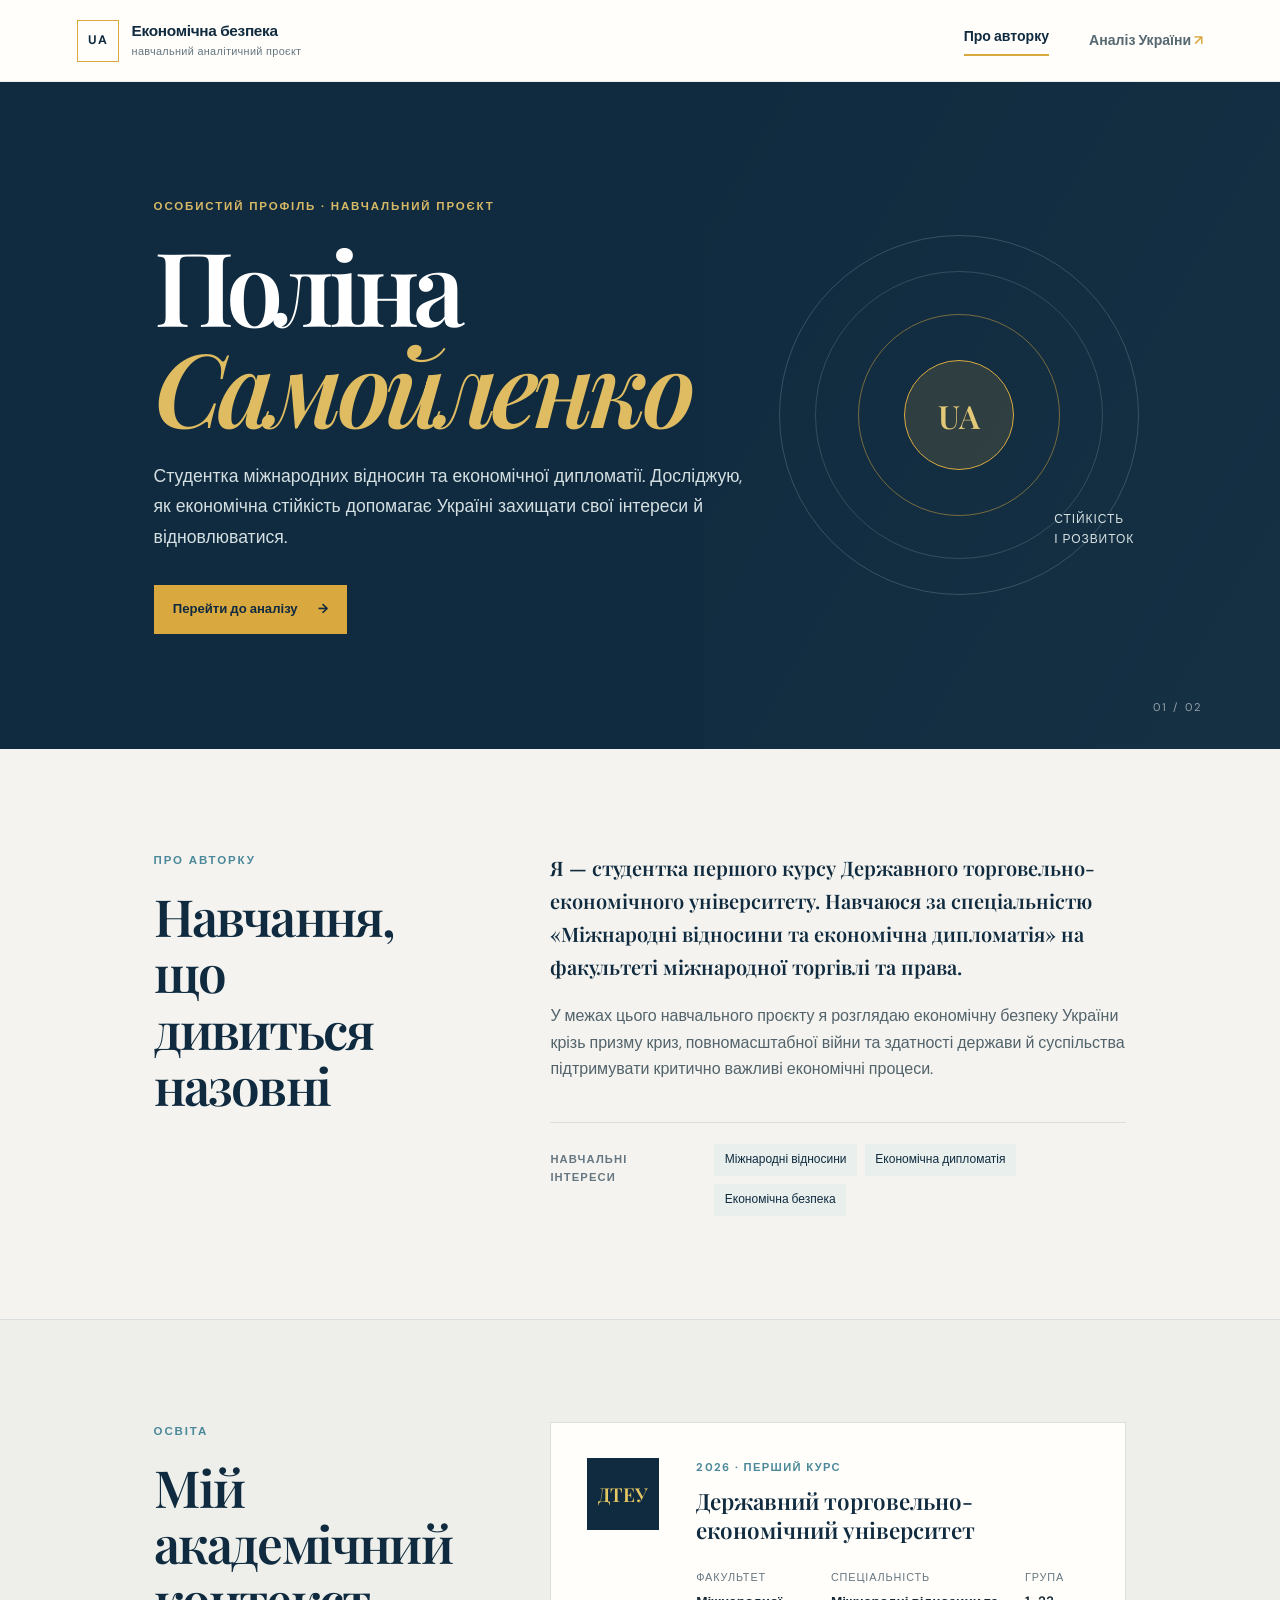
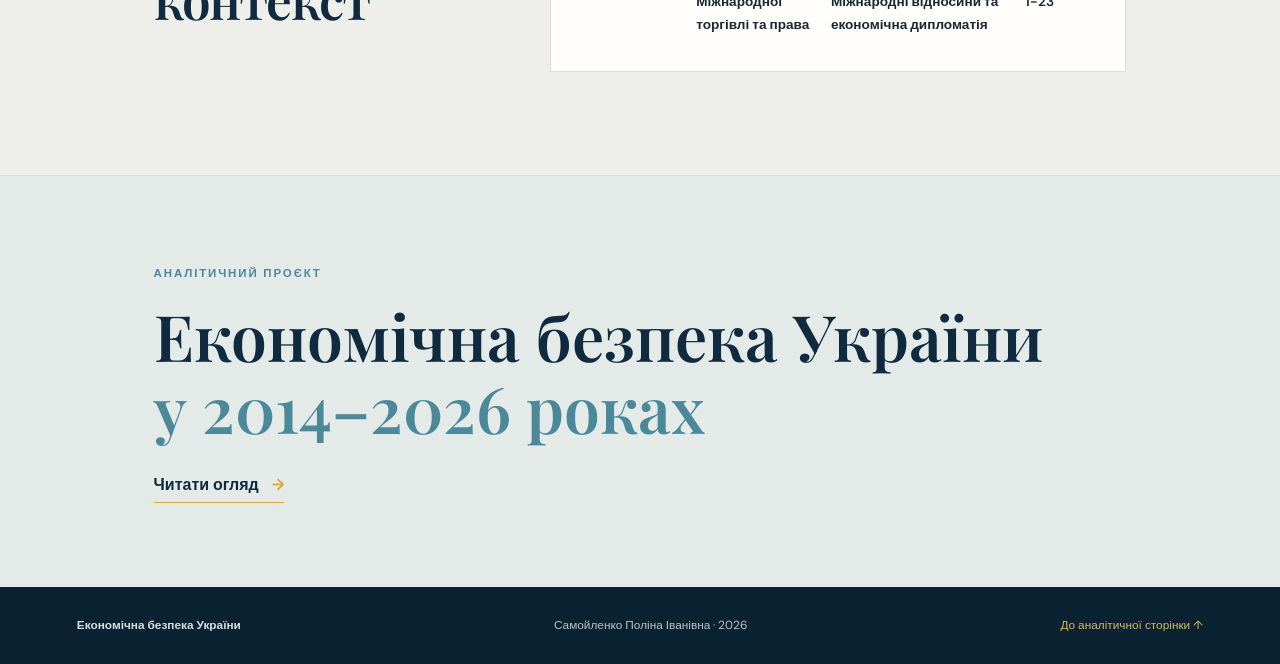
<file: index.html>
<!doctype html>
<html lang="uk">
<head>
  <meta charset="utf-8">
  <meta name="viewport" content="width=device-width, initial-scale=1">
  <meta name="description" content="Профіль Поліни Самойленко та навчальний огляд економічної безпеки України у 2014–2026 роках.">
  <meta name="theme-color" content="#102b3f">
  <title>Про авторку — Економічна безпека України</title>
  <link rel="stylesheet" href="styles.css">
  <script src="script.js" defer></script>
</head>
<body>
  <a class="skip-link" href="#main">Перейти до основного вмісту</a>
  <header class="site-header">
    <a class="brand" href="index.html" aria-label="Економічна безпека України — головна"><span class="brand-mark">UA</span><span>Економічна безпека<br><small>навчальний аналітичний проєкт</small></span></a>
    <button class="nav-toggle" aria-expanded="false" aria-controls="site-nav" aria-label="Відкрити меню">☰</button>
    <nav id="site-nav" class="site-nav" aria-label="Головна навігація">
      <a class="active" href="index.html" aria-current="page">Про авторку</a>
      <a href="analysis.html">Аналіз України <span aria-hidden="true">↗</span></a>
    </nav>
  </header>
  <main id="main">
    <section class="hero hero-author">
      <div class="hero-content">
        <p class="eyebrow">Особистий профіль · навчальний проєкт</p>
        <h1>Поліна<br><em>Самойленко</em></h1>
        <p class="hero-lead">Студентка міжнародних відносин та економічної дипломатії. Досліджую, як економічна стійкість допомагає Україні захищати свої інтереси й відновлюватися.</p>
        <a class="button button-light" href="analysis.html">Перейти до аналізу <span aria-hidden="true">→</span></a>
      </div>
      <div class="hero-ornament" aria-hidden="true"><div class="orbit orbit-one"></div><div class="orbit orbit-two"></div><div class="orbit-core">UA</div><span class="orbit-caption">стійкість<br>і розвиток</span></div>
      <div class="hero-index" aria-hidden="true">01 / 02</div>
    </section>
    <section class="section profile-layout">
      <div class="section-heading"><p class="eyebrow">Про авторку</p><h2>Навчання, що<br>дивиться назовні</h2></div>
      <div class="profile-copy">
        <p class="intro">Я — студентка першого курсу Державного торговельно-економічного університету. Навчаюся за спеціальністю «Міжнародні відносини та економічна дипломатія» на факультеті міжнародної торгівлі та права.</p>
        <p>У межах цього навчального проєкту я розглядаю економічну безпеку України крізь призму криз, повномасштабної війни та здатності держави й суспільства підтримувати критично важливі економічні процеси.</p>
        <div class="interest-row"><span class="interest-label">Навчальні інтереси</span><div class="tags"><span>Міжнародні відносини</span><span>Економічна дипломатія</span><span>Економічна безпека</span></div></div>
      </div>
    </section>
    <section class="section education-section">
      <div class="section-heading"><p class="eyebrow">Освіта</p><h2>Мій академічний<br>контекст</h2></div>
      <div class="education-card">
        <div class="education-icon" aria-hidden="true">ДТЕУ</div>
        <div><p class="card-kicker">2026 · перший курс</p><h3>Державний торговельно-економічний університет</h3><dl class="detail-grid"><div><dt>Факультет</dt><dd>Міжнародної торгівлі та права</dd></div><div><dt>Спеціальність</dt><dd>Міжнародні відносини та економічна дипломатія</dd></div><div><dt>Група</dt><dd>1-23</dd></div></dl></div>
      </div>
    </section>
    <section class="closing-band"><p class="eyebrow">Аналітичний проєкт</p><h2>Економічна безпека України<br><span>у 2014–2026 роках</span></h2><a href="analysis.html" class="text-link">Читати огляд <span aria-hidden="true">→</span></a></section>
  </main>
  <footer class="site-footer"><a class="footer-brand" href="index.html">Економічна безпека України</a><p>Самойленко Поліна Іванівна · 2026</p><a href="analysis.html">До аналітичної сторінки ↑</a></footer>
</body>
</html>
</file>
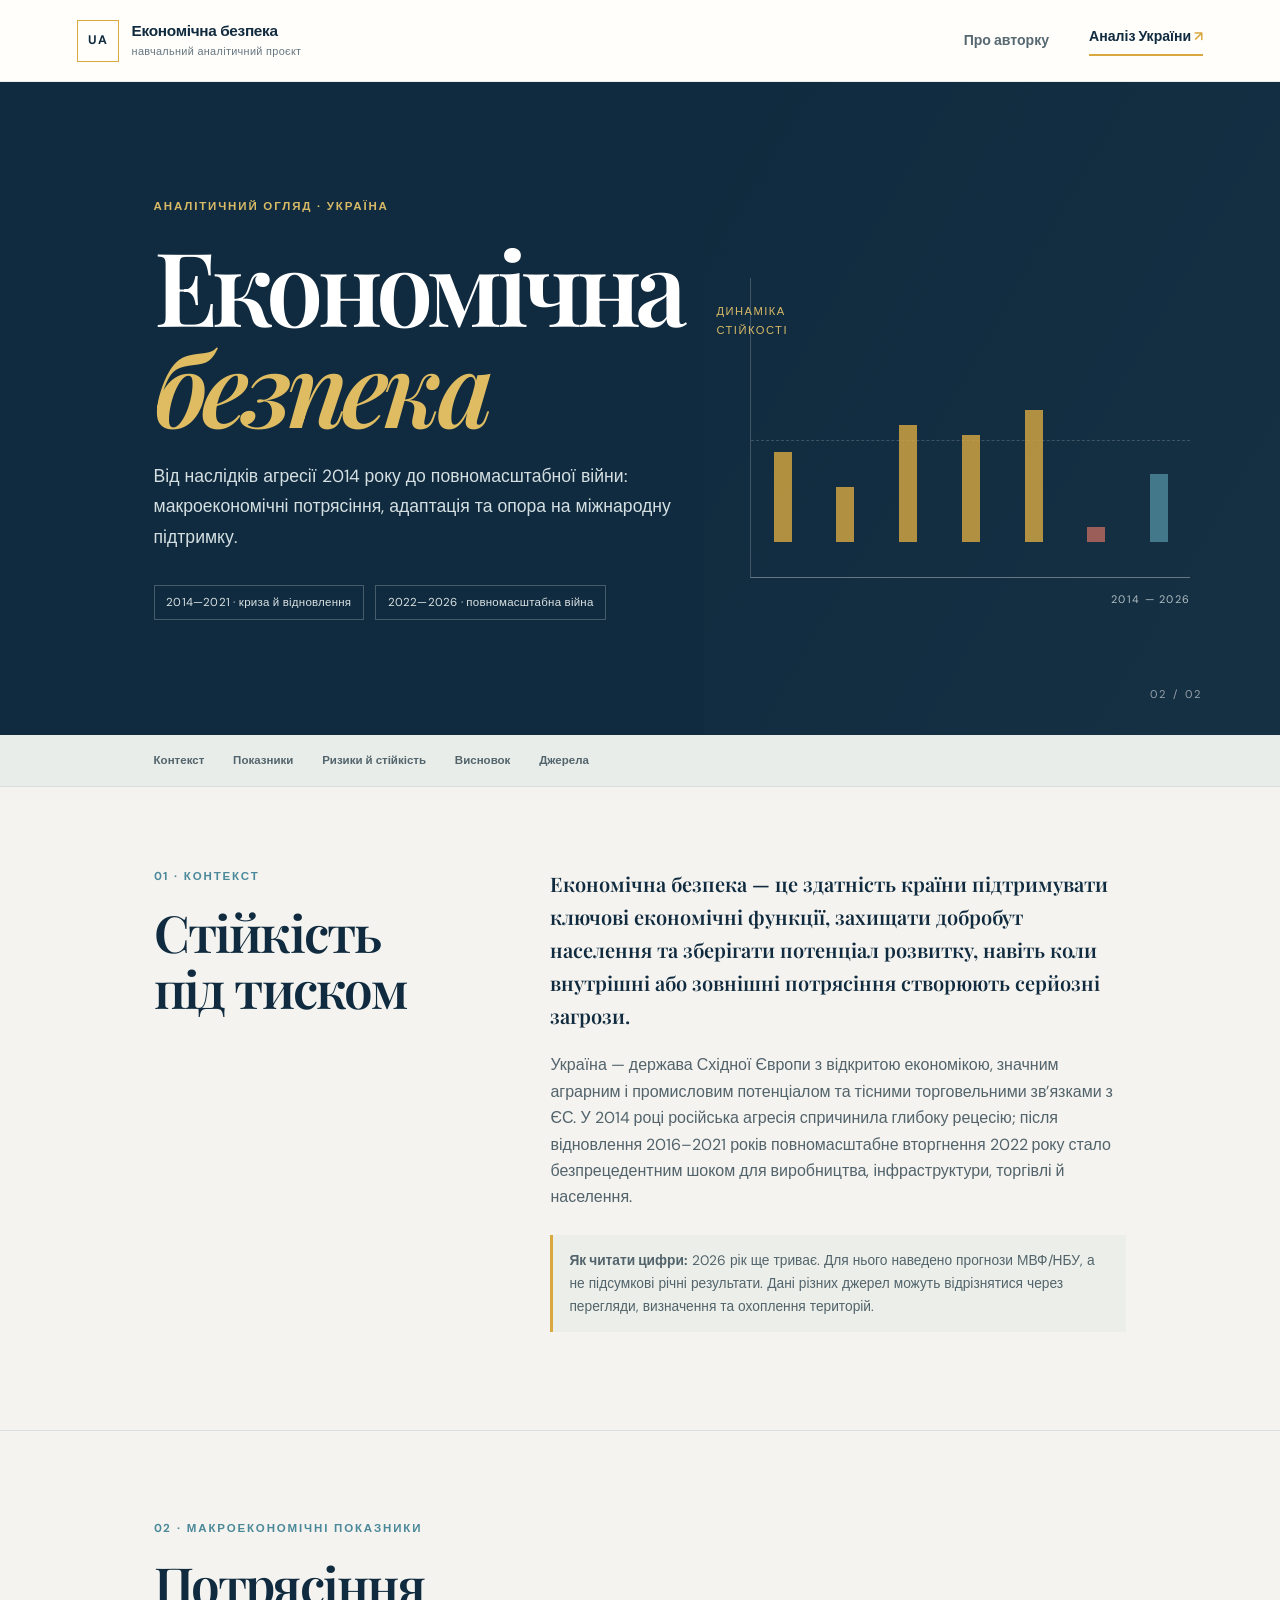
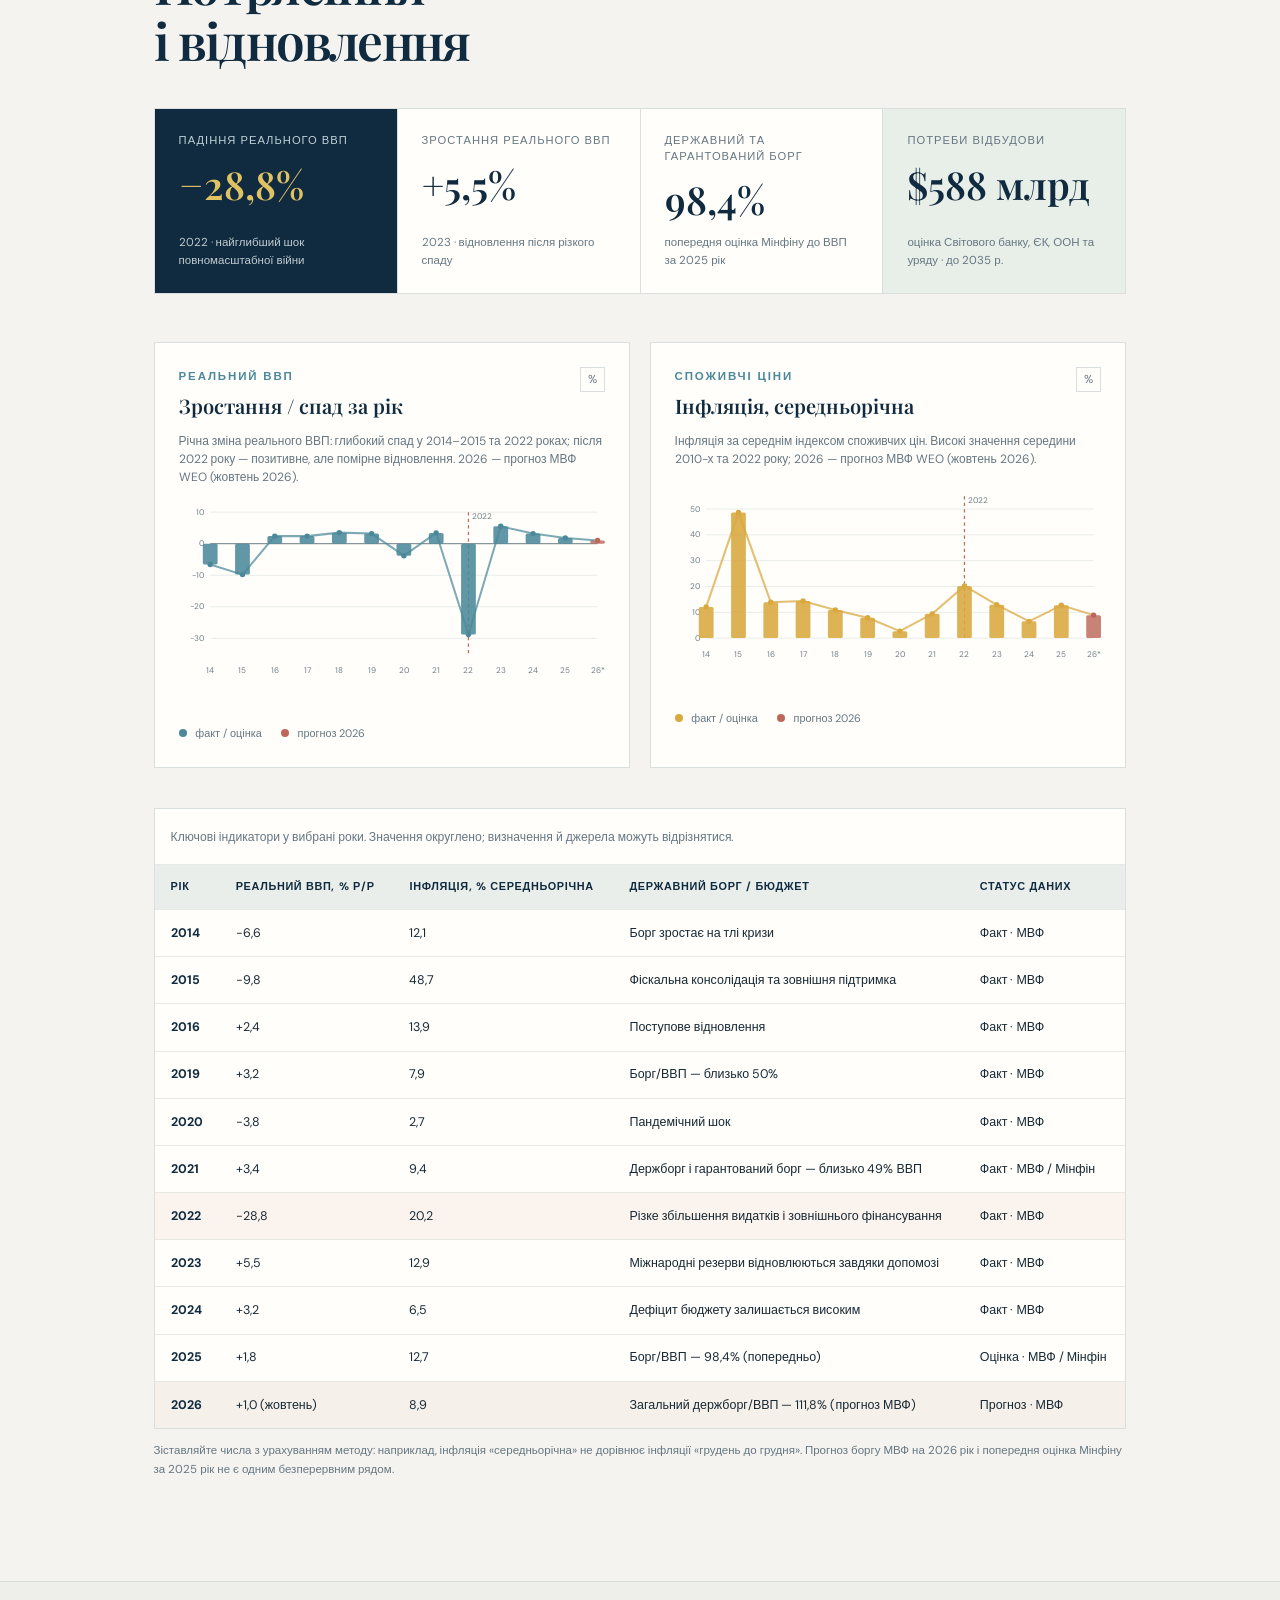
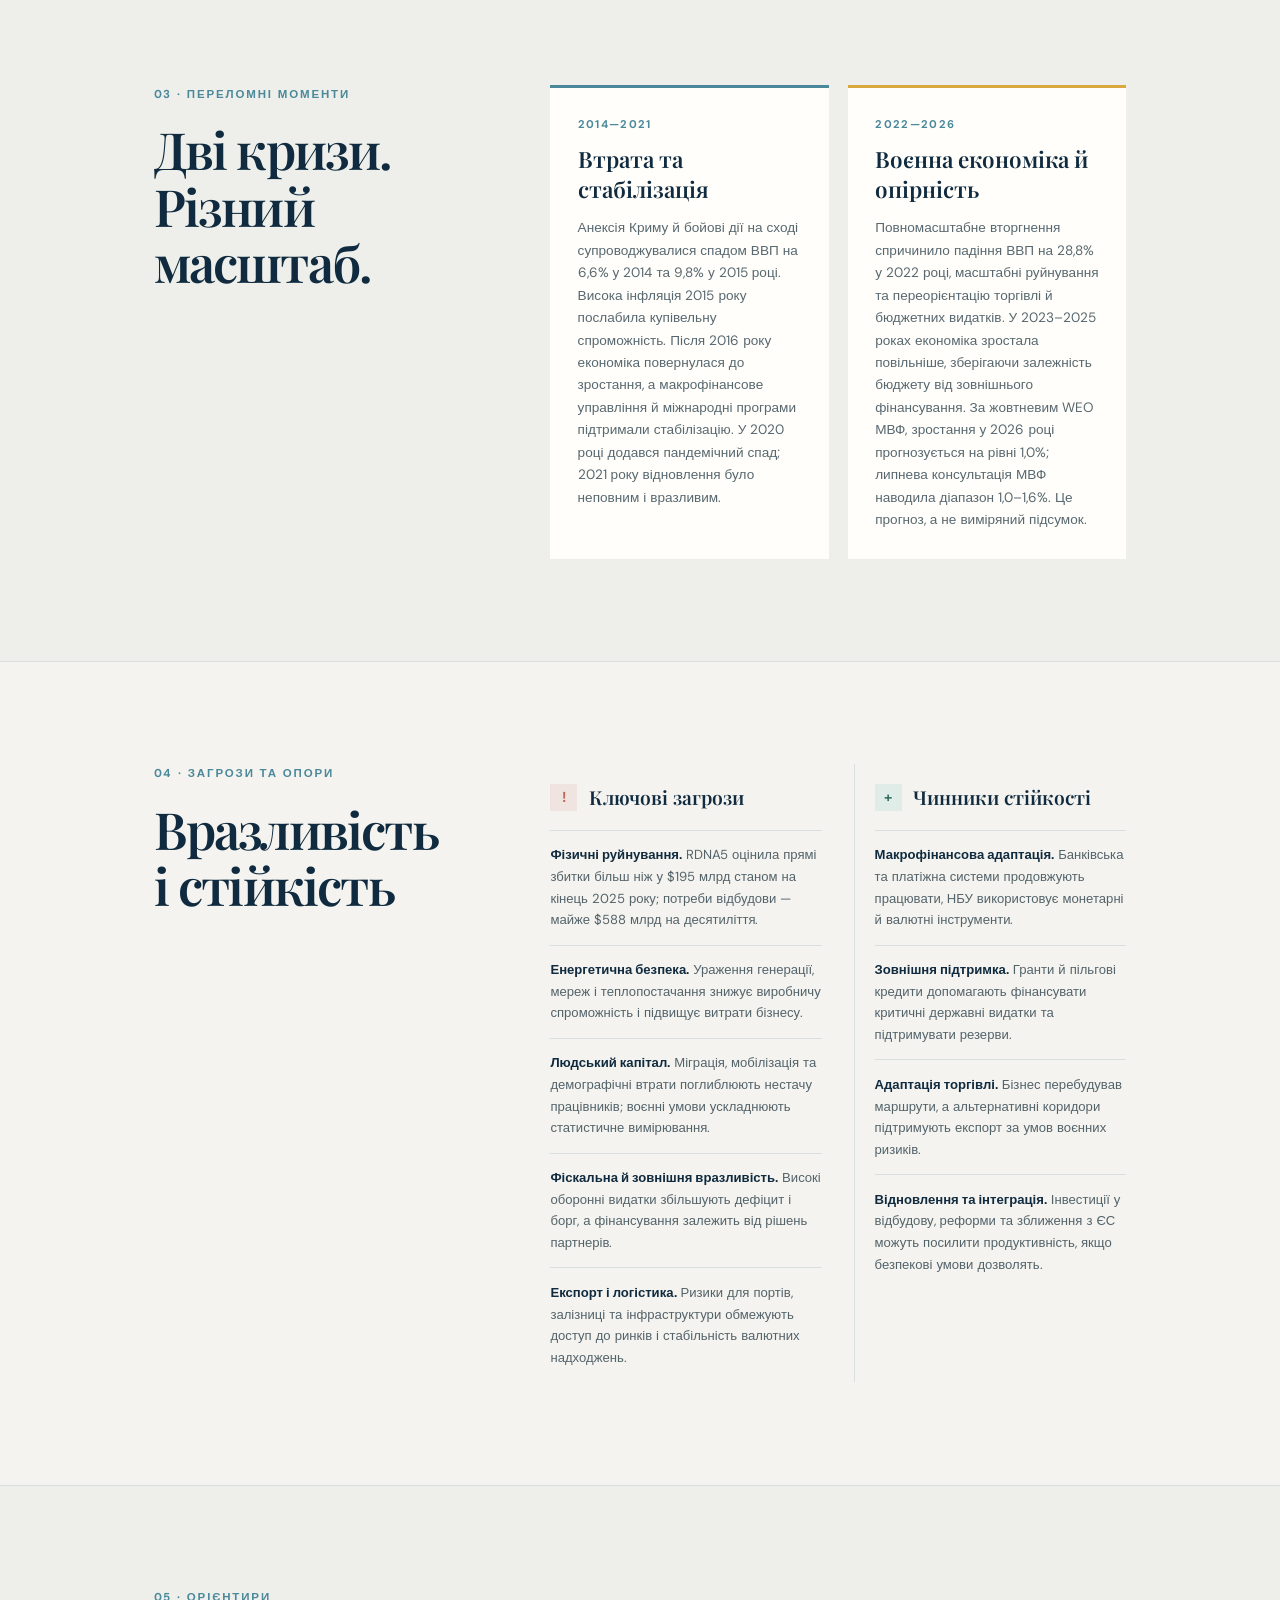
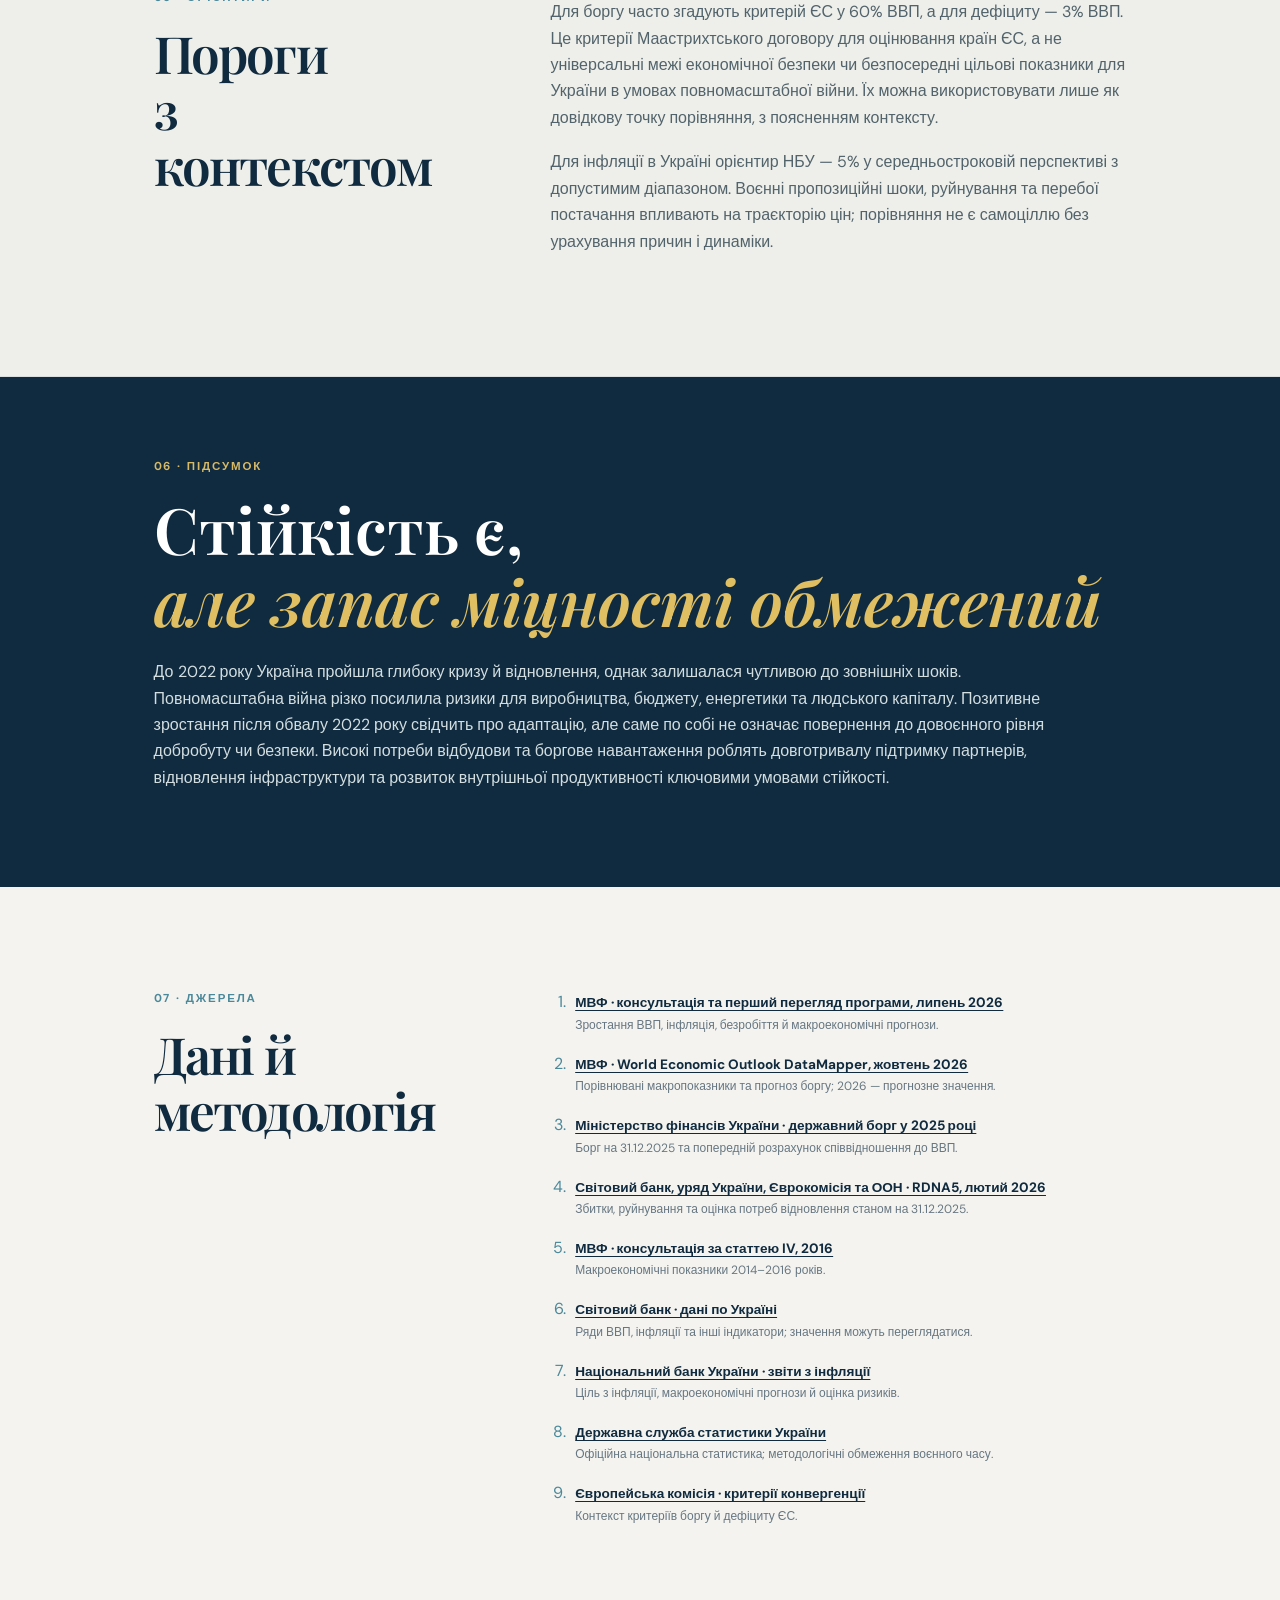
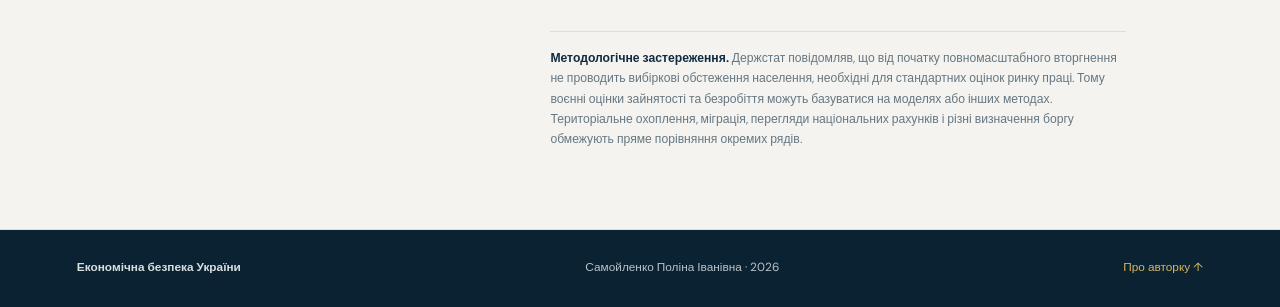
<file: analysis.html>
<!doctype html>
<html lang="uk">
<head>
  <meta charset="utf-8">
  <meta name="viewport" content="width=device-width, initial-scale=1">
  <meta name="description" content="Мініаналіз економічної безпеки України у 2014–2026 роках: ВВП, інфляція, державний борг, загрози та стійкість.">
  <meta name="theme-color" content="#102b3f">
  <title>Економічна безпека України, 2014–2026</title>
  <link rel="stylesheet" href="styles.css">
  <script src="script.js" defer></script>
</head>
<body>
  <a class="skip-link" href="#main">Перейти до основного вмісту</a>
  <header class="site-header">
    <a class="brand" href="index.html" aria-label="Економічна безпека України — головна"><span class="brand-mark">UA</span><span>Економічна безпека<br><small>навчальний аналітичний проєкт</small></span></a>
    <button class="nav-toggle" aria-expanded="false" aria-controls="site-nav" aria-label="Відкрити меню">☰</button>
    <nav id="site-nav" class="site-nav" aria-label="Головна навігація">
      <a href="index.html">Про авторку</a>
      <a class="active" href="analysis.html" aria-current="page">Аналіз України <span aria-hidden="true">↗</span></a>
    </nav>
  </header>
  <main id="main">
    <section class="hero hero-analysis">
      <div class="hero-content">
        <p class="eyebrow">Аналітичний огляд · Україна</p>
        <h1>Економічна<br><em>безпека</em></h1>
        <p class="hero-lead">Від наслідків агресії 2014 року до повномасштабної війни: макроекономічні потрясіння, адаптація та опора на міжнародну підтримку.</p>
        <div class="period-pills"><span>2014—2021 · криза й відновлення</span><span>2022—2026 · повномасштабна війна</span></div>
      </div>
      <div class="hero-ornament chart-ornament" aria-hidden="true"><div class="chart-line"><i></i><i></i><i></i><i></i><i></i><i></i><i></i></div><span class="chart-label">динаміка<br>стійкості</span><span class="chart-year">2014 — 2026</span></div>
      <div class="hero-index" aria-hidden="true">02 / 02</div>
    </section>
    <div class="page-wrap">
      <nav class="section-nav" aria-label="На цій сторінці"><a href="#context">Контекст</a><a href="#indicators">Показники</a><a href="#risks">Ризики й стійкість</a><a href="#conclusion">Висновок</a><a href="#sources">Джерела</a></nav>
      <section id="context" class="section context-layout">
        <div class="section-heading"><p class="eyebrow">01 · Контекст</p><h2>Стійкість<br>під тиском</h2></div>
        <div class="prose"><p class="intro">Економічна безпека — це здатність країни підтримувати ключові економічні функції, захищати добробут населення та зберігати потенціал розвитку, навіть коли внутрішні або зовнішні потрясіння створюють серйозні загрози.</p><p>Україна — держава Східної Європи з відкритою економікою, значним аграрним і промисловим потенціалом та тісними торговельними зв’язками з ЄС. У 2014 році російська агресія спричинила глибоку рецесію; після відновлення 2016–2021 років повномасштабне вторгнення 2022 року стало безпрецедентним шоком для виробництва, інфраструктури, торгівлі й населення.</p><p class="note"><strong>Як читати цифри:</strong> 2026 рік ще триває. Для нього наведено прогнози МВФ/НБУ, а не підсумкові річні результати. Дані різних джерел можуть відрізнятися через перегляди, визначення та охоплення територій.</p></div>
      </section>
      <section id="indicators" class="section indicators-section">
        <div class="section-heading"><p class="eyebrow">02 · Макроекономічні показники</p><h2>Потрясіння<br>і відновлення</h2></div>
        <div class="stat-grid">
          <article class="stat-card stat-dark"><span class="stat-label">Падіння реального ВВП</span><strong>−28,8%</strong><span class="stat-foot">2022 · найглибший шок повномасштабної війни</span></article>
          <article class="stat-card"><span class="stat-label">Зростання реального ВВП</span><strong>+5,5%</strong><span class="stat-foot">2023 · відновлення після різкого спаду</span></article>
          <article class="stat-card"><span class="stat-label">Державний та гарантований борг</span><strong>98,4%</strong><span class="stat-foot">попередня оцінка Мінфіну до ВВП за 2025 рік</span></article>
          <article class="stat-card stat-accent"><span class="stat-label">Потреби відбудови</span><strong>$588 млрд</strong><span class="stat-foot">оцінка Світового банку, ЄК, ООН та уряду · до 2035 р.</span></article>
        </div>
        <div class="chart-grid">
          <article class="chart-card"><div class="chart-heading"><div><p class="eyebrow">Реальний ВВП</p><h3>Зростання / спад за рік</h3></div><span class="unit">%</span></div><p class="chart-description" id="gdp-desc">Річна зміна реального ВВП: глибокий спад у 2014–2015 та 2022 роках; після 2022 року — позитивне, але помірне відновлення. 2026 — прогноз МВФ WEO (жовтень 2026).</p><div class="svg-chart" id="gdp-chart" role="img" aria-labelledby="gdp-title" aria-describedby="gdp-desc"></div><div class="chart-legend"><span><i class="legend-dot"></i> факт / оцінка</span><span><i class="legend-dot forecast"></i> прогноз 2026</span></div></article>
          <article class="chart-card"><div class="chart-heading"><div><p class="eyebrow">Споживчі ціни</p><h3>Інфляція, середньорічна</h3></div><span class="unit">%</span></div><p class="chart-description" id="cpi-desc">Інфляція за середнім індексом споживчих цін. Високі значення середини 2010-х та 2022 року; 2026 — прогноз МВФ WEO (жовтень 2026).</p><div class="svg-chart" id="cpi-chart" role="img" aria-labelledby="cpi-title" aria-describedby="cpi-desc"></div><div class="chart-legend"><span><i class="legend-dot gold"></i> факт / оцінка</span><span><i class="legend-dot forecast"></i> прогноз 2026</span></div></article>
        </div>
        <div class="table-wrap"><table><caption>Ключові індикатори у вибрані роки. Значення округлено; визначення й джерела можуть відрізнятися.</caption><thead><tr><th scope="col">Рік</th><th scope="col">Реальний ВВП, % р/р</th><th scope="col">Інфляція, % середньорічна</th><th scope="col">Державний борг / бюджет</th><th scope="col">Статус даних</th></tr></thead><tbody>
          <tr><th scope="row">2014</th><td>−6,6</td><td>12,1</td><td>Борг зростає на тлі кризи</td><td>Факт · МВФ</td></tr>
          <tr><th scope="row">2015</th><td>−9,8</td><td>48,7</td><td>Фіскальна консолідація та зовнішня підтримка</td><td>Факт · МВФ</td></tr>
          <tr><th scope="row">2016</th><td>+2,4</td><td>13,9</td><td>Поступове відновлення</td><td>Факт · МВФ</td></tr>
          <tr><th scope="row">2019</th><td>+3,2</td><td>7,9</td><td>Борг/ВВП — близько 50%</td><td>Факт · МВФ</td></tr>
          <tr><th scope="row">2020</th><td>−3,8</td><td>2,7</td><td>Пандемічний шок</td><td>Факт · МВФ</td></tr>
          <tr><th scope="row">2021</th><td>+3,4</td><td>9,4</td><td>Держборг і гарантований борг — близько 49% ВВП</td><td>Факт · МВФ / Мінфін</td></tr>
          <tr class="war-row"><th scope="row">2022</th><td>−28,8</td><td>20,2</td><td>Різке збільшення видатків і зовнішнього фінансування</td><td>Факт · МВФ</td></tr>
          <tr><th scope="row">2023</th><td>+5,5</td><td>12,9</td><td>Міжнародні резерви відновлюються завдяки допомозі</td><td>Факт · МВФ</td></tr>
          <tr><th scope="row">2024</th><td>+3,2</td><td>6,5</td><td>Дефіцит бюджету залишається високим</td><td>Факт · МВФ</td></tr>
          <tr><th scope="row">2025</th><td>+1,8</td><td>12,7</td><td>Борг/ВВП — 98,4% (попередньо)</td><td>Оцінка · МВФ / Мінфін</td></tr>
          <tr class="forecast-row"><th scope="row">2026</th><td>+1,0 (жовтень)</td><td>8,9</td><td>Загальний держборг/ВВП — 111,8% (прогноз МВФ)</td><td>Прогноз · МВФ</td></tr>
        </tbody></table></div>
        <p class="table-note">Зіставляйте числа з урахуванням методу: наприклад, інфляція «середньорічна» не дорівнює інфляції «грудень до грудня». Прогноз боргу МВФ на 2026 рік і попередня оцінка Мінфіну за 2025 рік не є одним безперервним рядом.</p>
      </section>
      <section class="section comparison-section">
        <div class="section-heading"><p class="eyebrow">03 · Переломні моменти</p><h2>Дві кризи.<br>Різний масштаб.</h2></div>
        <div class="comparison-grid"><article><p class="card-kicker">2014—2021</p><h3>Втрата та стабілізація</h3><p>Анексія Криму й бойові дії на сході супроводжувалися спадом ВВП на 6,6% у 2014 та 9,8% у 2015 році. Висока інфляція 2015 року послабила купівельну спроможність. Після 2016 року економіка повернулася до зростання, а макрофінансове управління й міжнародні програми підтримали стабілізацію. У 2020 році додався пандемічний спад; 2021 року відновлення було неповним і вразливим.</p></article><article class="comparison-war"><p class="card-kicker">2022—2026</p><h3>Воєнна економіка й опірність</h3><p>Повномасштабне вторгнення спричинило падіння ВВП на 28,8% у 2022 році, масштабні руйнування та переорієнтацію торгівлі й бюджетних видатків. У 2023–2025 роках економіка зростала повільніше, зберігаючи залежність бюджету від зовнішнього фінансування. За жовтневим WEO МВФ, зростання у 2026 році прогнозується на рівні 1,0%; липнева консультація МВФ наводила діапазон 1,0–1,6%. Це прогноз, а не виміряний підсумок.</p></article></div>
      </section>
      <section id="risks" class="section risks-section">
        <div class="section-heading"><p class="eyebrow">04 · Загрози та опори</p><h2>Вразливість<br>і стійкість</h2></div>
        <div class="risk-columns"><div><h3><span class="column-marker risk-marker">!</span>Ключові загрози</h3><ul><li><strong>Фізичні руйнування.</strong> RDNA5 оцінила прямі збитки більш ніж у $195 млрд станом на кінець 2025 року; потреби відбудови — майже $588 млрд на десятиліття.</li><li><strong>Енергетична безпека.</strong> Ураження генерації, мереж і теплопостачання знижує виробничу спроможність і підвищує витрати бізнесу.</li><li><strong>Людський капітал.</strong> Міграція, мобілізація та демографічні втрати поглиблюють нестачу працівників; воєнні умови ускладнюють статистичне вимірювання.</li><li><strong>Фіскальна й зовнішня вразливість.</strong> Високі оборонні видатки збільшують дефіцит і борг, а фінансування залежить від рішень партнерів.</li><li><strong>Експорт і логістика.</strong> Ризики для портів, залізниці та інфраструктури обмежують доступ до ринків і стабільність валютних надходжень.</li></ul></div><div class="resilience-column"><h3><span class="column-marker resilience-marker">+</span>Чинники стійкості</h3><ul><li><strong>Макрофінансова адаптація.</strong> Банківська та платіжна системи продовжують працювати, НБУ використовує монетарні й валютні інструменти.</li><li><strong>Зовнішня підтримка.</strong> Гранти й пільгові кредити допомагають фінансувати критичні державні видатки та підтримувати резерви.</li><li><strong>Адаптація торгівлі.</strong> Бізнес перебудував маршрути, а альтернативні коридори підтримують експорт за умов воєнних ризиків.</li><li><strong>Відновлення та інтеграція.</strong> Інвестиції у відбудову, реформи та зближення з ЄС можуть посилити продуктивність, якщо безпекові умови дозволять.</li></ul></div></div>
      </section>
      <section class="section thresholds-section"><div class="section-heading"><p class="eyebrow">05 · Орієнтири</p><h2>Пороги<br>з контекстом</h2></div><div class="prose"><p>Для боргу часто згадують критерій ЄС у 60% ВВП, а для дефіциту — 3% ВВП. Це критерії Маастрихтського договору для оцінювання країн ЄС, а не універсальні межі економічної безпеки чи безпосередні цільові показники для України в умовах повномасштабної війни. Їх можна використовувати лише як довідкову точку порівняння, з поясненням контексту.</p><p>Для інфляції в Україні орієнтир НБУ — 5% у середньостроковій перспективі з допустимим діапазоном. Воєнні пропозиційні шоки, руйнування та перебої постачання впливають на траєкторію цін; порівняння не є самоціллю без урахування причин і динаміки.</p></div></section>
      <section id="conclusion" class="conclusion-band"><p class="eyebrow">06 · Підсумок</p><h2>Стійкість є,<br><em>але запас міцності обмежений</em></h2><p>До 2022 року Україна пройшла глибоку кризу й відновлення, однак залишалася чутливою до зовнішніх шоків. Повномасштабна війна різко посилила ризики для виробництва, бюджету, енергетики та людського капіталу. Позитивне зростання після обвалу 2022 року свідчить про адаптацію, але саме по собі не означає повернення до довоєнного рівня добробуту чи безпеки. Високі потреби відбудови та боргове навантаження роблять довготривалу підтримку партнерів, відновлення інфраструктури та розвиток внутрішньої продуктивності ключовими умовами стійкості.</p></section>
      <section id="sources" class="section sources-section"><div class="section-heading"><p class="eyebrow">07 · Джерела</p><h2>Дані й<br>методологія</h2></div><ol class="source-list"><li><a href="https://www.imf.org/en/news/articles/2026/07/20/pr26254-ukraine-imf-completes-1st-review-of-eff-arrangement-concludes-2026-aiv-consultation" target="_blank" rel="noopener">МВФ · консультація та перший перегляд програми, липень 2026</a><span>Зростання ВВП, інфляція, безробіття й макроекономічні прогнози.</span></li><li><a href="https://www.imf.org/external/datamapper/profile/UKR" target="_blank" rel="noopener">МВФ · World Economic Outlook DataMapper, жовтень 2026</a><span>Порівнювані макропоказники та прогноз боргу; 2026 — прогнозне значення.</span></li><li><a href="https://www.mof.gov.ua/uk/news/ukraines_public_debt_in_2025_average_maturity_more_than_doubled_while_average_cost_significantly_decreased-5567" target="_blank" rel="noopener">Міністерство фінансів України · державний борг у 2025 році</a><span>Борг на 31.12.2025 та попередній розрахунок співвідношення до ВВП.</span></li><li><a href="https://www.worldbank.org/uk/news/press-release/2026/02/23/updated-ukraine-recovery-and-reconstruction-needs-assessment-released" target="_blank" rel="noopener">Світовий банк, уряд України, Єврокомісія та ООН · RDNA5, лютий 2026</a><span>Збитки, руйнування та оцінка потреб відновлення станом на 31.12.2025.</span></li><li><a href="https://www.imf.org/en/news/articles/2017/04/04/pr17112-imf-executive-board-concludes-2016-article-iv-consultation-with-ukraine" target="_blank" rel="noopener">МВФ · консультація за статтею IV, 2016</a><span>Макроекономічні показники 2014–2016 років.</span></li><li><a href="https://data.worldbank.org/country/ukraine" target="_blank" rel="noopener">Світовий банк · дані по Україні</a><span>Ряди ВВП, інфляції та інші індикатори; значення можуть переглядатися.</span></li><li><a href="https://bank.gov.ua/ua/monetary/report" target="_blank" rel="noopener">Національний банк України · звіти з інфляції</a><span>Ціль з інфляції, макроекономічні прогнози й оцінка ризиків.</span></li><li><a href="https://www.ukrstat.gov.ua/druk/publicat/kat_u/2023/zb/08/zb_Ukraine_in_figures_22_.pdf" target="_blank" rel="noopener">Державна служба статистики України</a><span>Офіційна національна статистика; методологічні обмеження воєнного часу.</span></li><li><a href="https://eur-lex.europa.eu/EN/legal-content/summary/convergence-criteria-for-euro-adoption.html" target="_blank" rel="noopener">Європейська комісія · критерії конвергенції</a><span>Контекст критеріїв боргу й дефіциту ЄС.</span></li></ol><p class="method-note"><strong>Методологічне застереження.</strong> Держстат повідомляв, що від початку повномасштабного вторгнення не проводить вибіркові обстеження населення, необхідні для стандартних оцінок ринку праці. Тому воєнні оцінки зайнятості та безробіття можуть базуватися на моделях або інших методах. Територіальне охоплення, міграція, перегляди національних рахунків і різні визначення боргу обмежують пряме порівняння окремих рядів.</p></section>
    </div>
  </main>
  <footer class="site-footer"><a class="footer-brand" href="index.html">Економічна безпека України</a><p>Самойленко Поліна Іванівна · 2026</p><a href="index.html">Про авторку ↑</a></footer>
</body>
</html>
</file>
<file: styles.css>
@import url('https://fonts.googleapis.com/css2?family=DM+Sans:wght@400;500;600;700&family=Playfair+Display:ital,wght@0,600;0,700;1,600;1,700&display=swap');
:root{--navy:#102b3f;--navy2:#173d55;--ink:#172934;--muted:#667782;--paper:#f4f3ef;--white:#fffefa;--line:#d9dfdf;--gold:#d9a83f;--blue:#4b899a;--pale:#e8efed;--red:#bd675b;--font-body:'DM Sans',Arial,sans-serif;--font-display:'Playfair Display',Georgia,serif}
*{box-sizing:border-box}html{scroll-behavior:smooth}body{margin:0;background:var(--paper);color:var(--ink);font-family:var(--font-body);font-size:16px;line-height:1.65}a{color:inherit}button{font:inherit}.skip-link{position:absolute;left:-9999px;top:1rem;background:#fff;padding:.75rem;z-index:50}.skip-link:focus{left:1rem}.site-header{height:82px;padding:0 clamp(1.25rem,6vw,6.5rem);display:flex;align-items:center;justify-content:space-between;background:var(--white);position:relative;z-index:5;border-bottom:1px solid rgba(16,43,63,.08)}.brand{display:flex;align-items:center;gap:.8rem;text-decoration:none;font-weight:700;line-height:1.18;font-size:.96rem;letter-spacing:-.02em;color:var(--navy)}.brand small{display:inline-block;color:var(--muted);font-weight:500;font-size:.68rem;letter-spacing:.03em;margin-top:.3rem}.brand-mark{width:42px;height:42px;display:grid;place-items:center;border:1px solid var(--gold);color:var(--navy);font-size:.78rem;letter-spacing:.1em}.site-nav{display:flex;align-items:center;gap:2.5rem}.site-nav a{text-decoration:none;color:#566871;font-size:.88rem;font-weight:600}.site-nav a:hover,.site-nav a.active{color:var(--navy)}.site-nav a.active:after{content:'';display:block;height:2px;background:var(--gold);margin-top:.35rem}.site-nav a span{color:var(--gold)}.nav-toggle{display:none;border:0;background:none;color:var(--navy);font-size:1.5rem}.hero{min-height:530px;background:var(--navy);color:#fff;position:relative;overflow:hidden;padding:clamp(4rem,9vw,7.8rem) clamp(1.5rem,12vw,12rem);display:flex;align-items:center}.hero:after{content:'';position:absolute;inset:0 0 0 55%;background:linear-gradient(120deg,transparent,rgba(255,255,255,.025));pointer-events:none}.hero-content{position:relative;z-index:2;max-width:720px}.eyebrow{font-size:.72rem;text-transform:uppercase;letter-spacing:.16em;font-weight:700;color:var(--blue);margin:0 0 1.1rem}.hero .eyebrow{color:#d7b966}.hero h1{font:600 clamp(3.6rem,8vw,7.5rem)/.99 var(--font-display);letter-spacing:-.055em;margin:0 0 1.5rem}.hero h1 em{font-weight:600;color:#dfbc62}.hero-lead{max-width:600px;color:#d4dfe2;font-size:1.1rem;line-height:1.75;margin:0 0 2rem}.button{display:inline-flex;gap:1.25rem;align-items:center;padding:.85rem 1.2rem;text-decoration:none;font-size:.82rem;font-weight:700}.button-light{background:var(--gold);color:var(--navy)}.button:hover{transform:translateY(-2px)}.hero-ornament{position:absolute;width:360px;height:360px;border:1px solid rgba(255,255,255,.17);border-radius:50%;right:11%;top:50%;transform:translateY(-50%);display:grid;place-items:center}.orbit{position:absolute;border:1px solid rgba(255,255,255,.15);border-radius:50%;inset:35px}.orbit-two{inset:78px;border-color:rgba(217,168,63,.5)}.orbit-core{width:110px;height:110px;border-radius:50%;display:grid;place-items:center;background:rgba(217,168,63,.14);border:1px solid var(--gold);font:600 2rem var(--font-display);color:#e3c876}.orbit-caption{position:absolute;right:4px;bottom:45px;color:#d5e1e2;font-size:.75rem;letter-spacing:.08em;text-transform:uppercase}.hero-index{position:absolute;bottom:2rem;right:clamp(1.5rem,6vw,6rem);font-size:.7rem;letter-spacing:.2em;color:rgba(255,255,255,.55)}.hero-analysis{min-height:500px}.chart-ornament{border-radius:0;border:0;width:440px;height:300px;right:7%;display:block;top:53%;border-bottom:1px solid rgba(255,255,255,.35);border-left:1px solid rgba(255,255,255,.2)}.chart-line{position:absolute;inset:50px 0 35px 0;display:flex;align-items:flex-end;justify-content:space-around}.chart-line:before{content:'';position:absolute;left:0;right:0;top:52%;border-top:1px dashed rgba(255,255,255,.18)}.chart-line i{display:block;width:18px;background:var(--gold);opacity:.8;position:relative}.chart-line i:nth-child(1){height:42%}.chart-line i:nth-child(2){height:26%}.chart-line i:nth-child(3){height:55%}.chart-line i:nth-child(4){height:50%}.chart-line i:nth-child(5){height:62%}.chart-line i:nth-child(6){height:7%;background:var(--red)}.chart-line i:nth-child(7){height:32%;background:var(--blue)}.chart-label{position:absolute;left:-35px;top:24px;color:#d7b966;text-transform:uppercase;font-size:.7rem;letter-spacing:.13em}.chart-year{position:absolute;bottom:-2rem;right:0;color:#aebdc2;font-size:.68rem;letter-spacing:.12em}.period-pills{display:flex;flex-wrap:wrap;gap:.7rem}.period-pills span{border:1px solid rgba(255,255,255,.23);padding:.45rem .72rem;color:#d9e1e2;font-size:.72rem;letter-spacing:.02em}.section{padding:clamp(4.5rem,8vw,7.5rem) clamp(1.5rem,12vw,12rem);display:grid;grid-template-columns:minmax(200px,.8fr) minmax(0,1.5fr);gap:clamp(2rem,7vw,7rem);border-bottom:1px solid var(--line)}.section-heading h2{font:600 clamp(2.2rem,4vw,3.65rem)/1.1 var(--font-display);letter-spacing:-.035em;color:var(--navy);margin:0}.profile-copy,.prose{max-width:760px}.intro{font:600 1.25rem/1.65 var(--font-display);color:var(--navy);margin:0 0 1.25rem}.profile-copy p:not(.intro),.prose p:not(.intro){color:#52636b;margin:.7rem 0 1.15rem}.interest-row{border-top:1px solid var(--line);margin-top:2.5rem;padding-top:1.3rem;display:flex;gap:1.5rem;align-items:flex-start}.interest-label{font-size:.7rem;text-transform:uppercase;letter-spacing:.1em;color:var(--muted);font-weight:700;min-width:140px;padding-top:.35rem}.tags{display:flex;flex-wrap:wrap;gap:.5rem}.tags span{background:var(--pale);color:var(--navy);padding:.38rem .65rem;font-size:.75rem}.education-section{background:#eeefea}.education-card{display:grid;grid-template-columns:84px 1fr;gap:1.6rem;background:var(--white);padding:2.2rem;border:1px solid var(--line)}.education-icon{width:72px;height:72px;display:grid;place-items:center;background:var(--navy);color:#e5c764;font:600 1.2rem var(--font-display)}.card-kicker{font-size:.7rem;text-transform:uppercase;letter-spacing:.12em;color:var(--blue);font-weight:700;margin:0 0 .65rem}.education-card h3{font:600 1.4rem/1.3 var(--font-display);color:var(--navy);margin:0 0 1.5rem}.detail-grid{margin:0;display:grid;grid-template-columns:1fr 1.5fr .55fr;gap:1rem}.detail-grid dt{font-size:.68rem;text-transform:uppercase;letter-spacing:.08em;color:var(--muted)}.detail-grid dd{margin:.25rem 0 0;color:var(--ink);font-size:.85rem;font-weight:600}.closing-band{padding:5.5rem clamp(1.5rem,12vw,12rem);background:#e3eae7}.closing-band h2{font:600 clamp(2.4rem,5vw,4.3rem)/1.12 var(--font-display);color:var(--navy);margin:.4rem 0 1.8rem}.closing-band h2 span{color:var(--blue)}.text-link{font-weight:700;text-decoration:none;border-bottom:1px solid var(--gold);padding-bottom:.4rem;color:var(--navy)}.text-link span{color:var(--gold);margin-left:.6rem}.site-footer{padding:1.8rem clamp(1.5rem,6vw,6.5rem);background:#0b2233;color:#d7e0e0;display:flex;align-items:center;justify-content:space-between;gap:1rem;font-size:.74rem}.site-footer p{margin:0;color:#b9c4c8}.site-footer a{text-decoration:none}.footer-brand{font-weight:700}.site-footer a:last-child{color:#d6b75d}.page-wrap{max-width:1440px;margin:auto}.section-nav{display:flex;gap:1.8rem;padding:1rem clamp(1.5rem,12vw,12rem);overflow-x:auto;background:#e9ede9;border-bottom:1px solid var(--line);white-space:nowrap}.section-nav a{font-size:.72rem;font-weight:700;text-decoration:none;color:#52646c}.section-nav a:hover{color:var(--navy);text-decoration:underline;text-decoration-color:var(--gold);text-underline-offset:5px}.context-layout{padding-top:5rem;padding-bottom:5rem}.note{margin-top:1.5rem!important;border-left:3px solid var(--gold);padding:.9rem 1rem;background:#ecefe9;font-size:.86rem}.indicators-section{display:block;padding-top:5.5rem}.indicators-section>.section-heading{margin-bottom:2.5rem}.stat-grid{display:grid;grid-template-columns:repeat(4,1fr);gap:1px;background:var(--line);border:1px solid var(--line);margin-bottom:3rem}.stat-card{background:var(--white);padding:1.5rem;min-height:175px;display:flex;flex-direction:column}.stat-dark{background:var(--navy);color:white}.stat-accent{background:#e8eee8}.stat-label{font-size:.7rem;text-transform:uppercase;letter-spacing:.09em;color:var(--muted);line-height:1.4}.stat-dark .stat-label{color:#bfd0d4}.stat-card strong{font:600 clamp(1.8rem,3vw,2.75rem)/1.15 var(--font-display);color:var(--navy);margin:.8rem 0}.stat-dark strong{color:#e1c263}.stat-foot{font-size:.72rem;color:var(--muted);margin-top:auto;line-height:1.5}.stat-dark .stat-foot{color:#c0cbd0}.chart-grid{display:grid;grid-template-columns:1fr 1fr;gap:1.2rem;margin-bottom:2.5rem}.chart-card{padding:1.5rem;background:var(--white);border:1px solid var(--line);min-width:0}.chart-heading{display:flex;justify-content:space-between;align-items:flex-start}.chart-heading .eyebrow{margin-bottom:.4rem}.chart-heading h3{font:600 1.25rem var(--font-display);margin:0;color:var(--navy)}.unit{font-size:.72rem;color:var(--muted);border:1px solid var(--line);padding:.12rem .45rem}.chart-description{font-size:.75rem;color:var(--muted);line-height:1.5;min-height:2.4rem;margin:.8rem 0}.svg-chart{width:100%;min-height:220px}.svg-chart svg{width:100%;height:auto;overflow:visible}.svg-chart text{font-family:var(--font-body);fill:#718087;font-size:10px}.chart-legend{display:flex;gap:1.2rem;font-size:.68rem;color:var(--muted);margin-top:.4rem}.legend-dot{display:inline-block;width:8px;height:8px;background:var(--blue);border-radius:50%;margin-right:.35rem}.legend-dot.gold{background:var(--gold)}.legend-dot.forecast{background:var(--red)}.table-wrap{overflow-x:auto;background:var(--white);border:1px solid var(--line)}table{border-collapse:collapse;width:100%;min-width:820px;text-align:left;font-size:.78rem}caption{text-align:left;padding:1.1rem 1rem;color:var(--muted);font-size:.76rem}th,td{padding:.8rem 1rem;border-top:1px solid #e7e9e5;vertical-align:top}thead th{background:#e9eeeb;color:var(--navy);font-size:.68rem;text-transform:uppercase;letter-spacing:.06em}tbody th{color:var(--navy);font-weight:700;white-space:nowrap}.war-row{background:#fbf3ee}.forecast-row{background:#f5f0e9}.table-note{font-size:.72rem;color:var(--muted);margin:.75rem 0 0}.comparison-section{background:#eeefea}.comparison-grid{display:grid;grid-template-columns:1fr 1fr;gap:1.2rem}.comparison-grid article{padding:1.7rem;background:var(--white);border-top:3px solid var(--blue)}.comparison-grid .comparison-war{border-top-color:var(--gold)}.comparison-grid h3{font:600 1.4rem var(--font-display);color:var(--navy);margin:.2rem 0 .8rem}.comparison-grid article p:last-child{font-size:.85rem;color:#586870;margin-bottom:0}.risks-section{align-items:start}.risk-columns{display:grid;grid-template-columns:1fr 1fr;gap:2rem}.risk-columns h3{font:600 1.2rem var(--font-display);color:var(--navy);display:flex;gap:.7rem;align-items:center}.column-marker{width:27px;height:27px;display:inline-grid;place-items:center;font:700 .9rem var(--font-body)}.risk-marker{background:#f0e4e1;color:var(--red)}.resilience-marker{background:#e0ece7;color:#367364}.risk-columns ul{list-style:none;margin:1rem 0 0;padding:0}.risk-columns li{border-top:1px solid var(--line);padding:.85rem 0;font-size:.82rem;color:#53636a}.risk-columns li strong{color:var(--navy)}.resilience-column{padding-left:1.2rem;border-left:1px solid var(--line)}.thresholds-section{background:#eeefea}.conclusion-band{padding:5rem clamp(1.5rem,12vw,12rem);background:var(--navy);color:#fff}.conclusion-band .eyebrow{color:#d7b966}.conclusion-band h2{font:600 clamp(2.3rem,5vw,4.5rem)/1.12 var(--font-display);margin:.5rem 0 1.4rem}.conclusion-band h2 em{color:#e0bf62}.conclusion-band>p:last-child{max-width:900px;color:#d3dee1;font-size:1rem}.sources-section{padding-bottom:5rem}.source-list{padding-left:1.25rem;margin:0}.source-list li{padding:0 0 .95rem .3rem;color:var(--blue)}.source-list a{color:var(--navy);font-weight:700;text-decoration-thickness:1px;text-underline-offset:3px;font-size:.85rem}.source-list a:hover{color:#397b8c}.source-list span{display:block;color:var(--muted);font-size:.75rem}.method-note{grid-column:2;border-top:1px solid var(--line);padding-top:1rem;margin:0;color:var(--muted);font-size:.76rem}.method-note strong{color:var(--navy)}
@media(max-width:950px){.hero-ornament{right:3%;opacity:.55;transform:translate(15%,-50%) scale(.82)}.hero-content{max-width:650px}.section{padding-left:7vw;padding-right:7vw}.section-nav{padding-left:7vw;padding-right:7vw}.stat-grid{grid-template-columns:1fr 1fr}.risk-columns{gap:1.2rem}.method-note{grid-column:2}}
@media(max-width:680px){body{font-size:15px}.site-header{height:72px;padding:0 1.1rem}.nav-toggle{display:block}.site-nav{display:none;position:absolute;top:71px;left:0;right:0;background:var(--white);padding:1rem 1.2rem 1.3rem;box-shadow:0 12px 18px rgba(16,43,63,.12);flex-direction:column;align-items:flex-start;gap:1rem}.site-nav.open{display:flex}.site-nav a.active:after{margin-top:.2rem}.hero{min-height:550px;padding:4rem 1.4rem;align-items:flex-start}.hero h1{font-size:clamp(3.5rem,17vw,5.7rem)}.hero-lead{font-size:1rem;max-width:460px}.hero-ornament{right:-130px;top:auto;bottom:-105px;transform:none;opacity:.42;width:290px;height:290px}.chart-ornament{right:-60px;width:330px;height:220px}.hero-index{bottom:1.3rem;right:1.3rem}.section{padding:3.8rem 1.3rem;grid-template-columns:1fr;gap:1.6rem}.section-heading h2{font-size:2.6rem}.interest-row{display:block}.interest-label{display:block;margin-bottom:.8rem}.education-card{grid-template-columns:1fr;padding:1.4rem}.education-card h3{font-size:1.25rem}.detail-grid{grid-template-columns:1fr;gap:.7rem}.closing-band{padding:4rem 1.3rem}.site-footer{padding:1.4rem 1.2rem;align-items:flex-start;flex-direction:column;gap:.7rem}.section-nav{padding:.9rem 1.2rem;gap:1.25rem}.context-layout{padding-top:3.5rem}.stat-grid{grid-template-columns:1fr 1fr}.stat-card{padding:1rem;min-height:155px}.stat-label{font-size:.62rem}.stat-foot{font-size:.67rem}.chart-grid{grid-template-columns:1fr}.chart-card{padding:1.1rem}.svg-chart{min-height:190px}.comparison-grid,.risk-columns{grid-template-columns:1fr}.resilience-column{padding:0;border:0}.conclusion-band{padding:3.8rem 1.3rem}.conclusion-band h2{font-size:2.65rem}.method-note{grid-column:1}.sources-section{gap:1.5rem}}
@media(prefers-reduced-motion:reduce){html{scroll-behavior:auto}*,*:before,*:after{transition:none!important;animation:none!important}}
</file>
